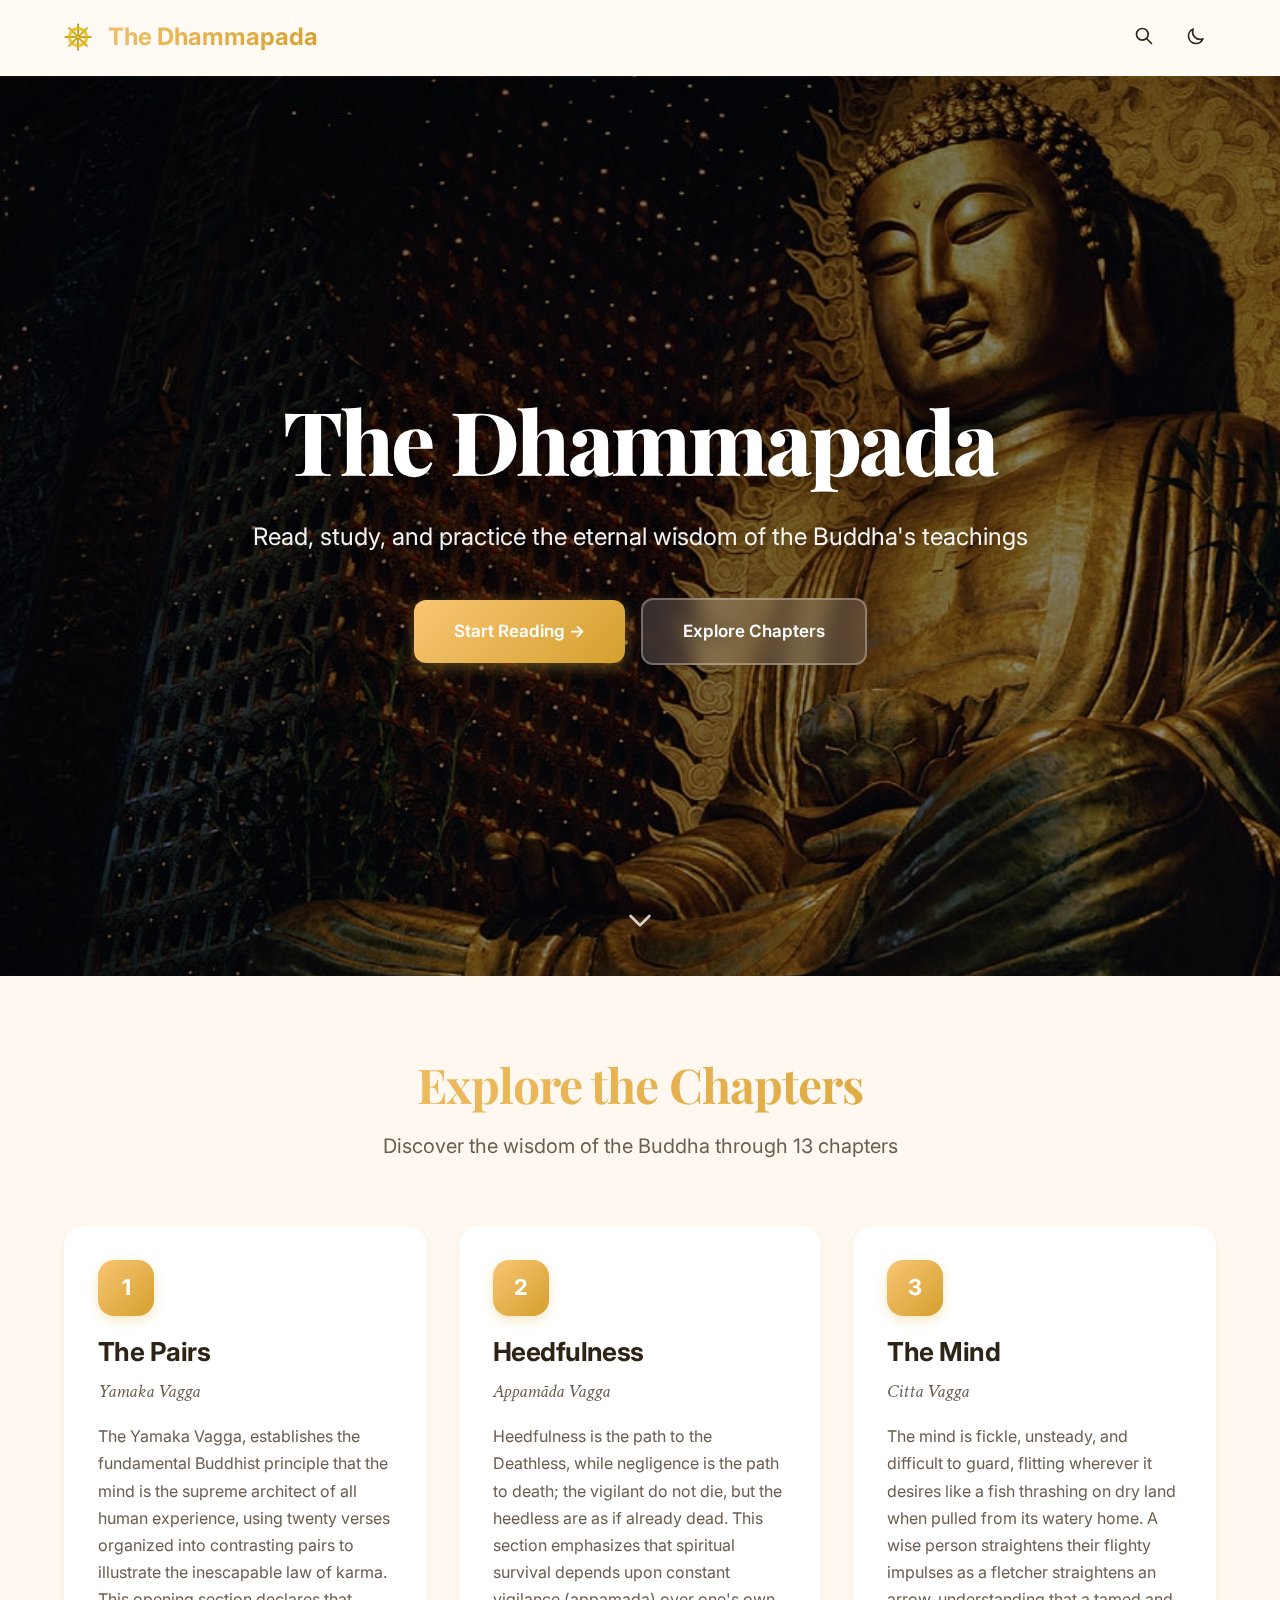
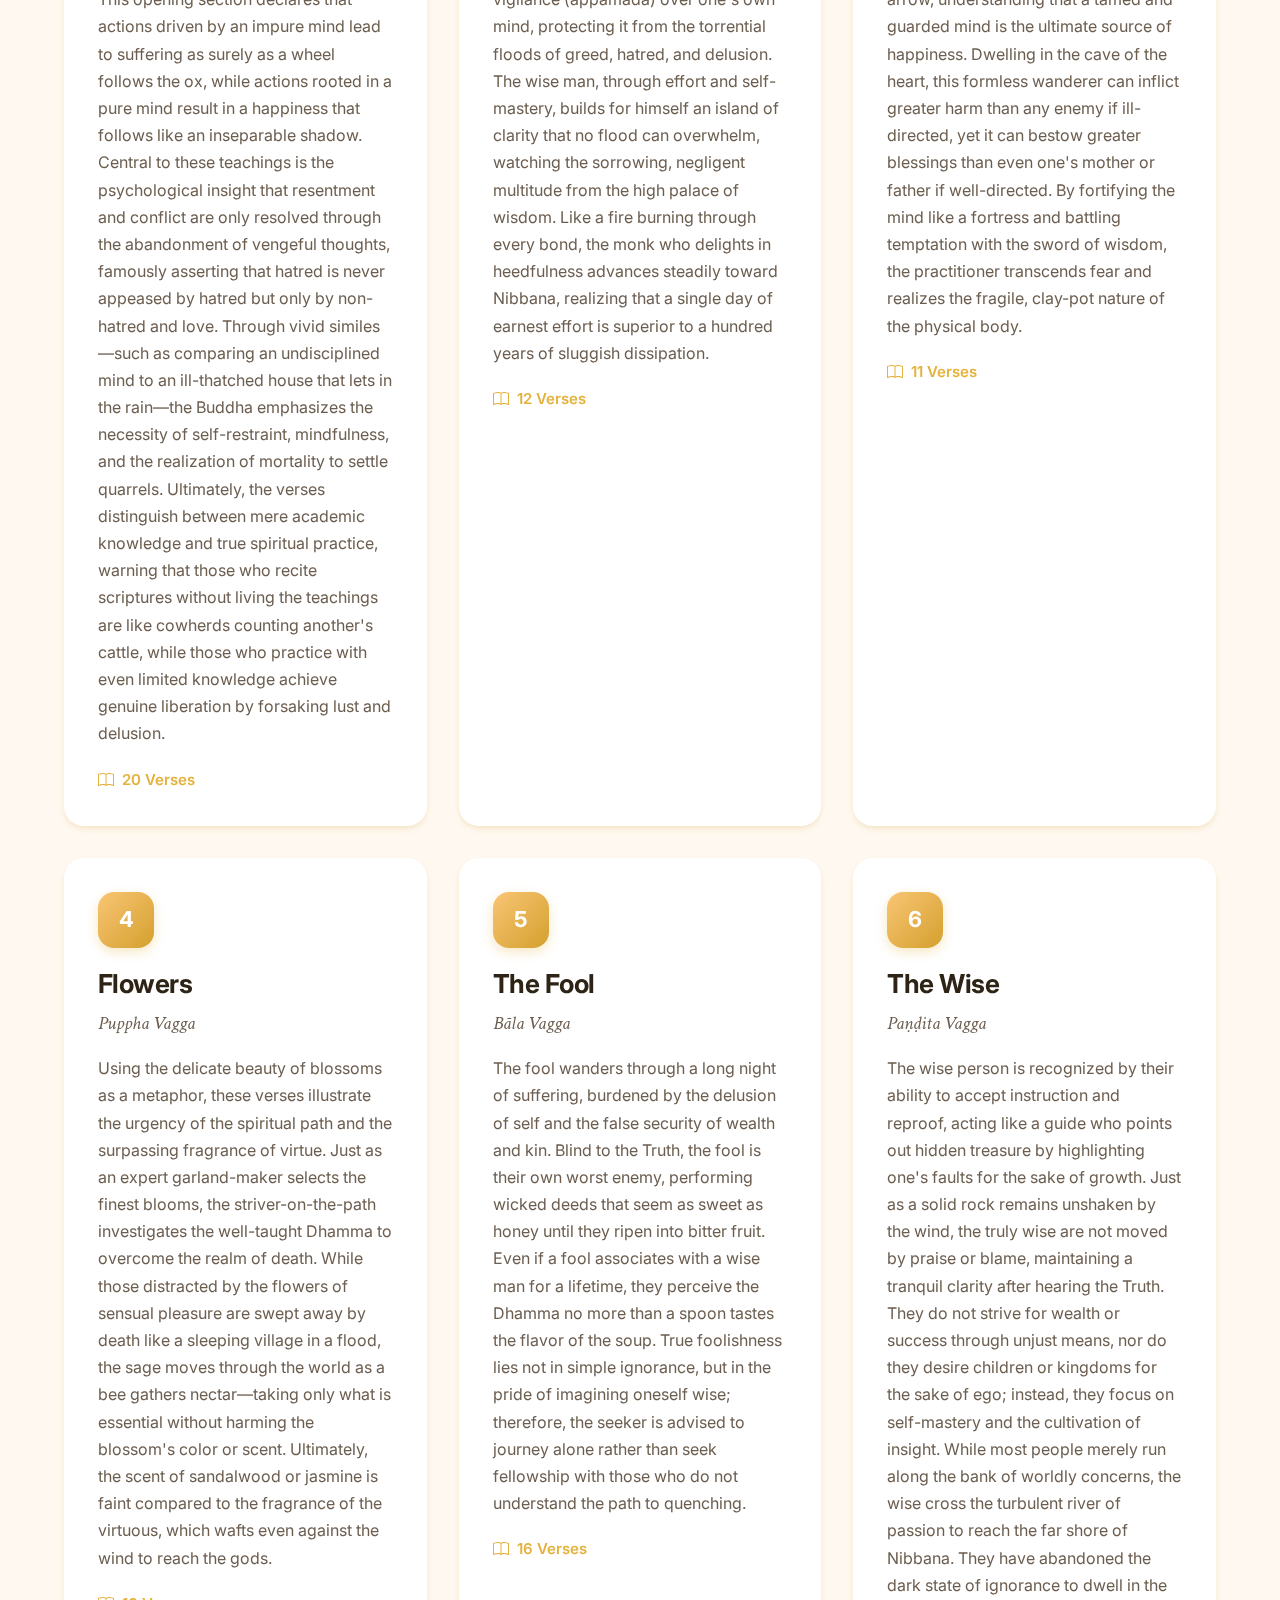
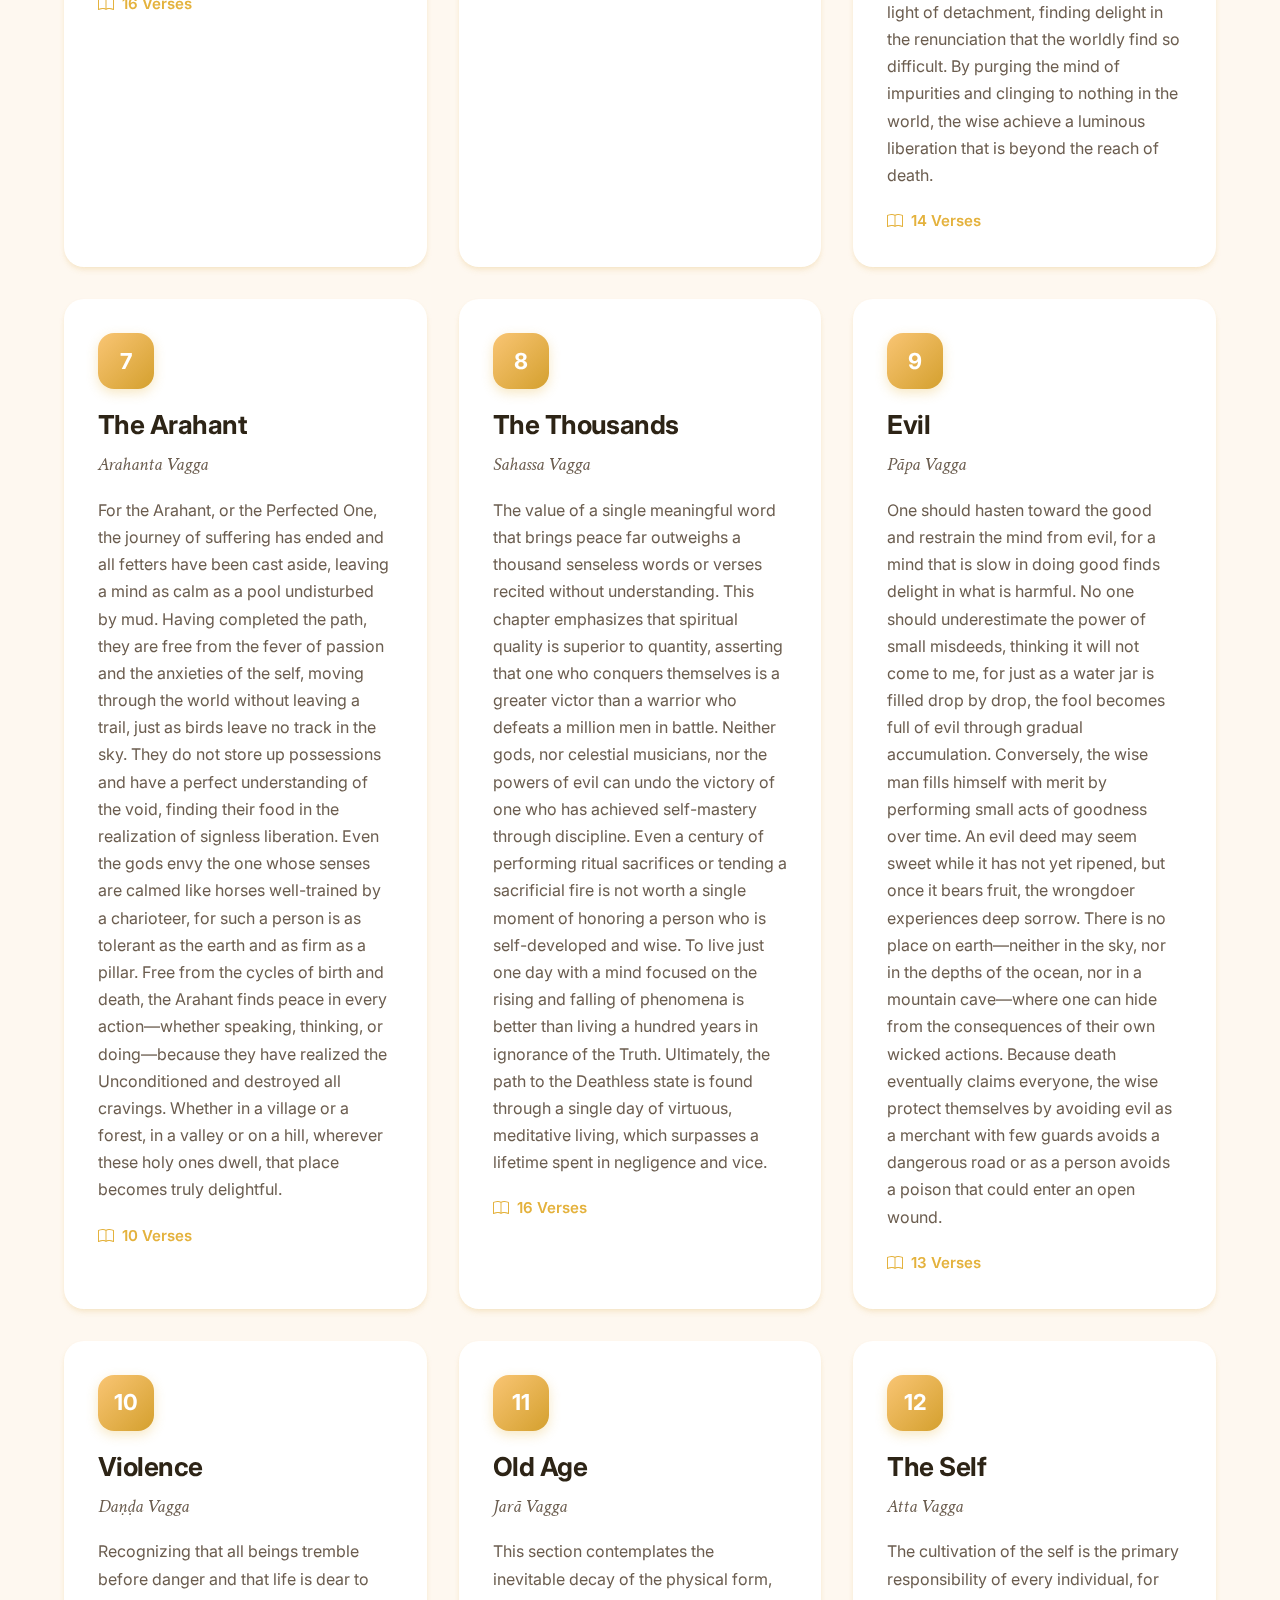
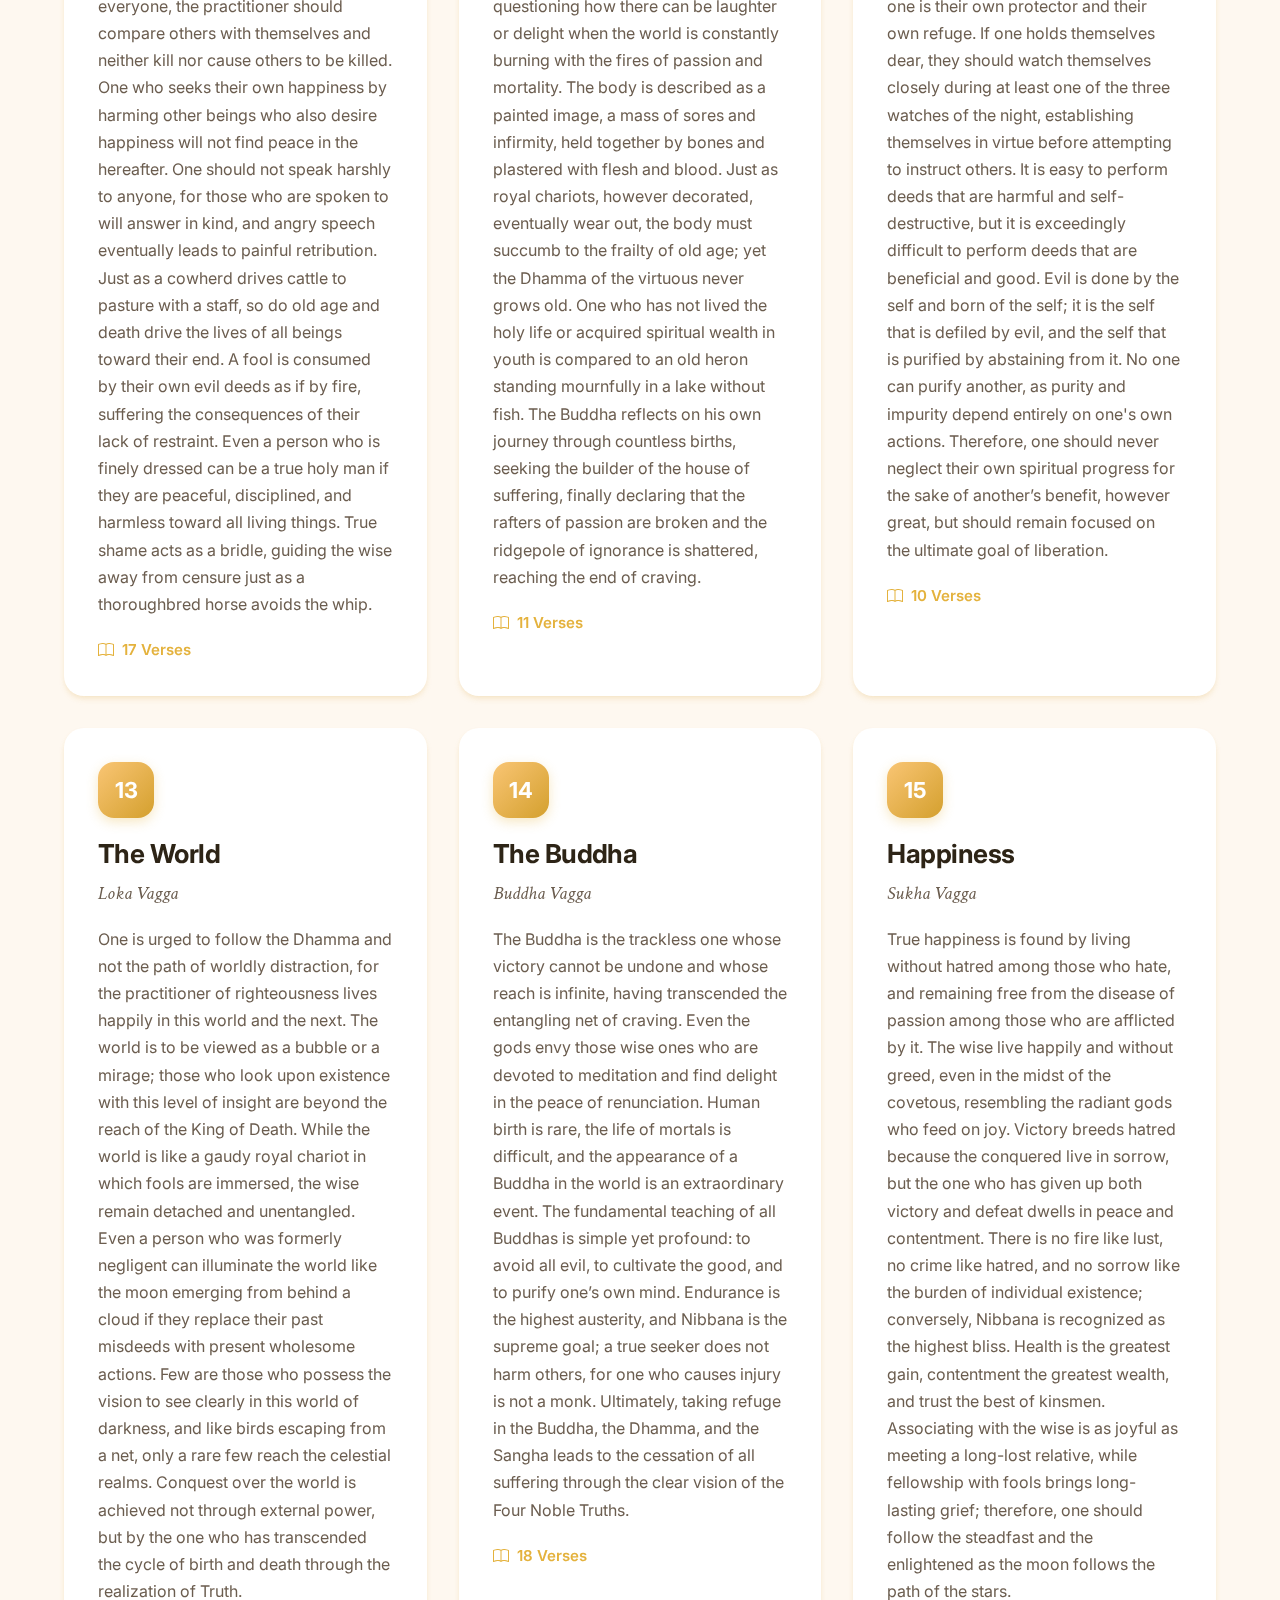
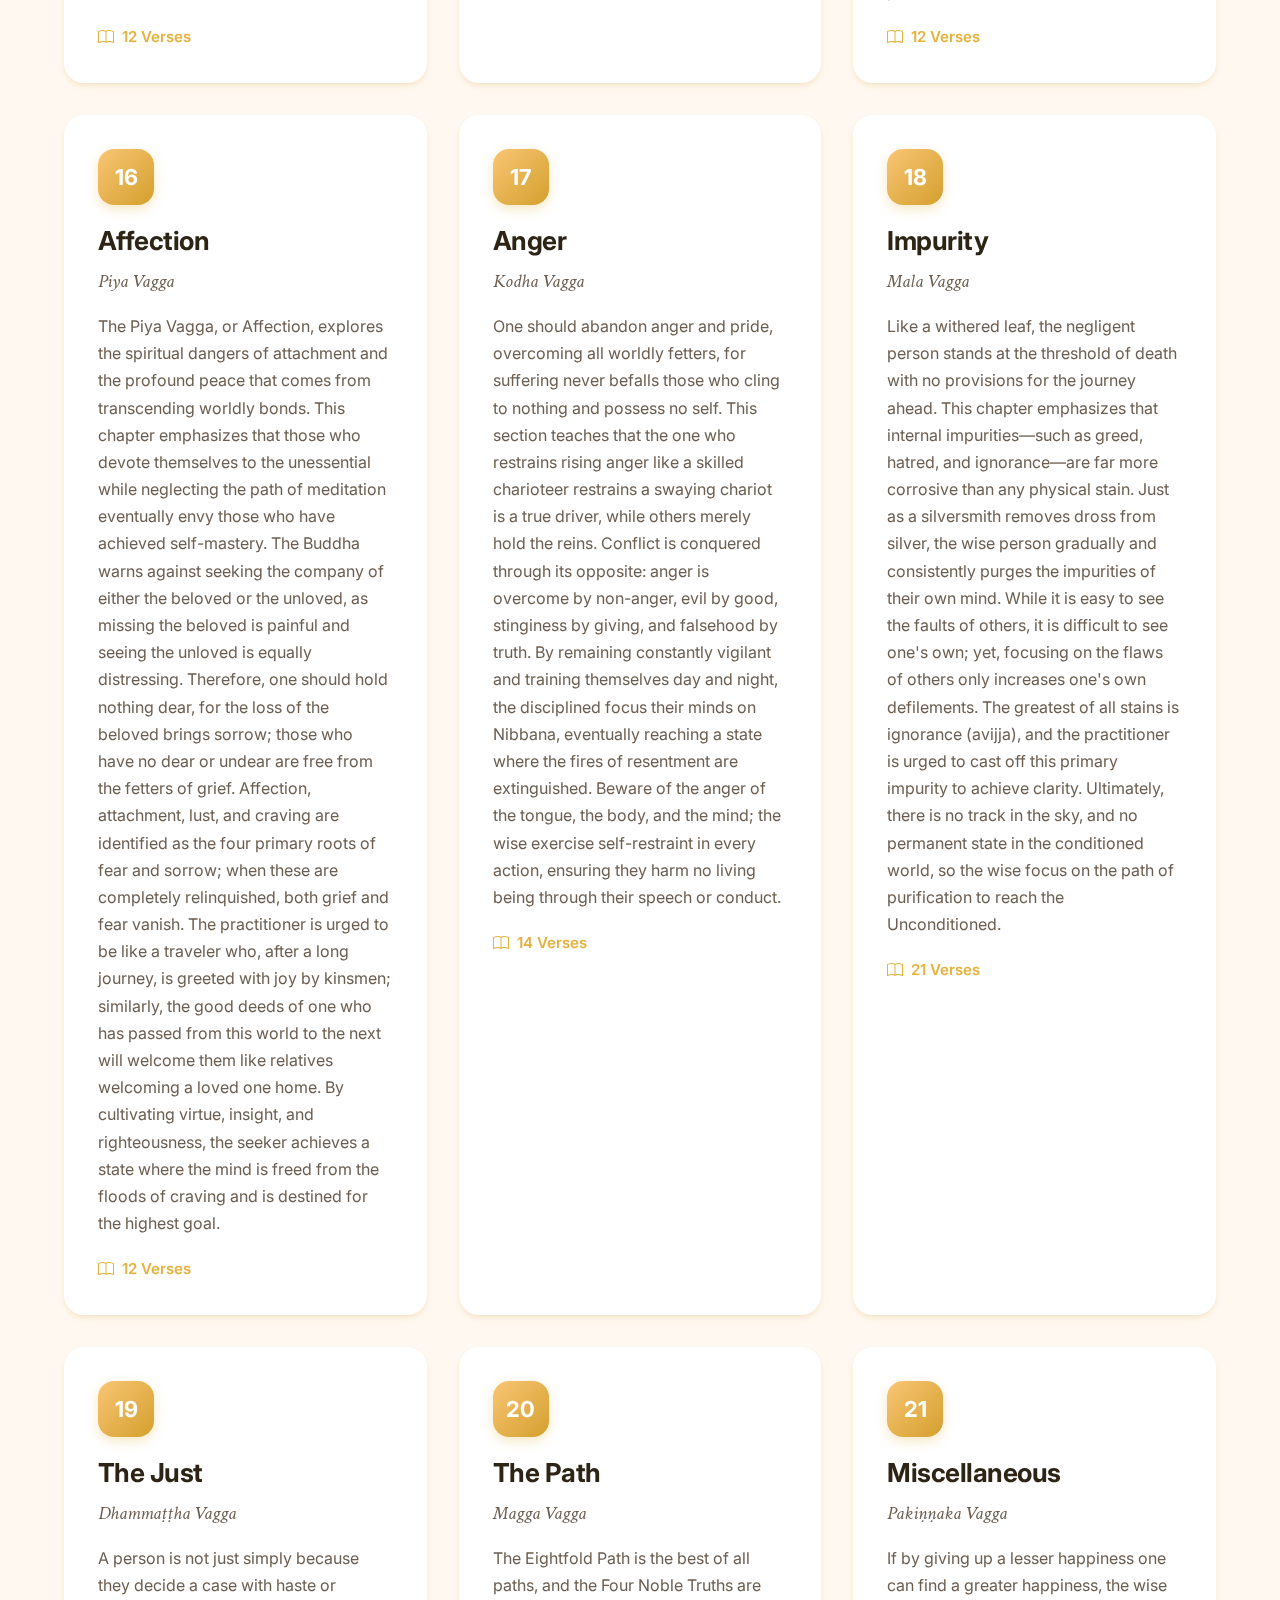
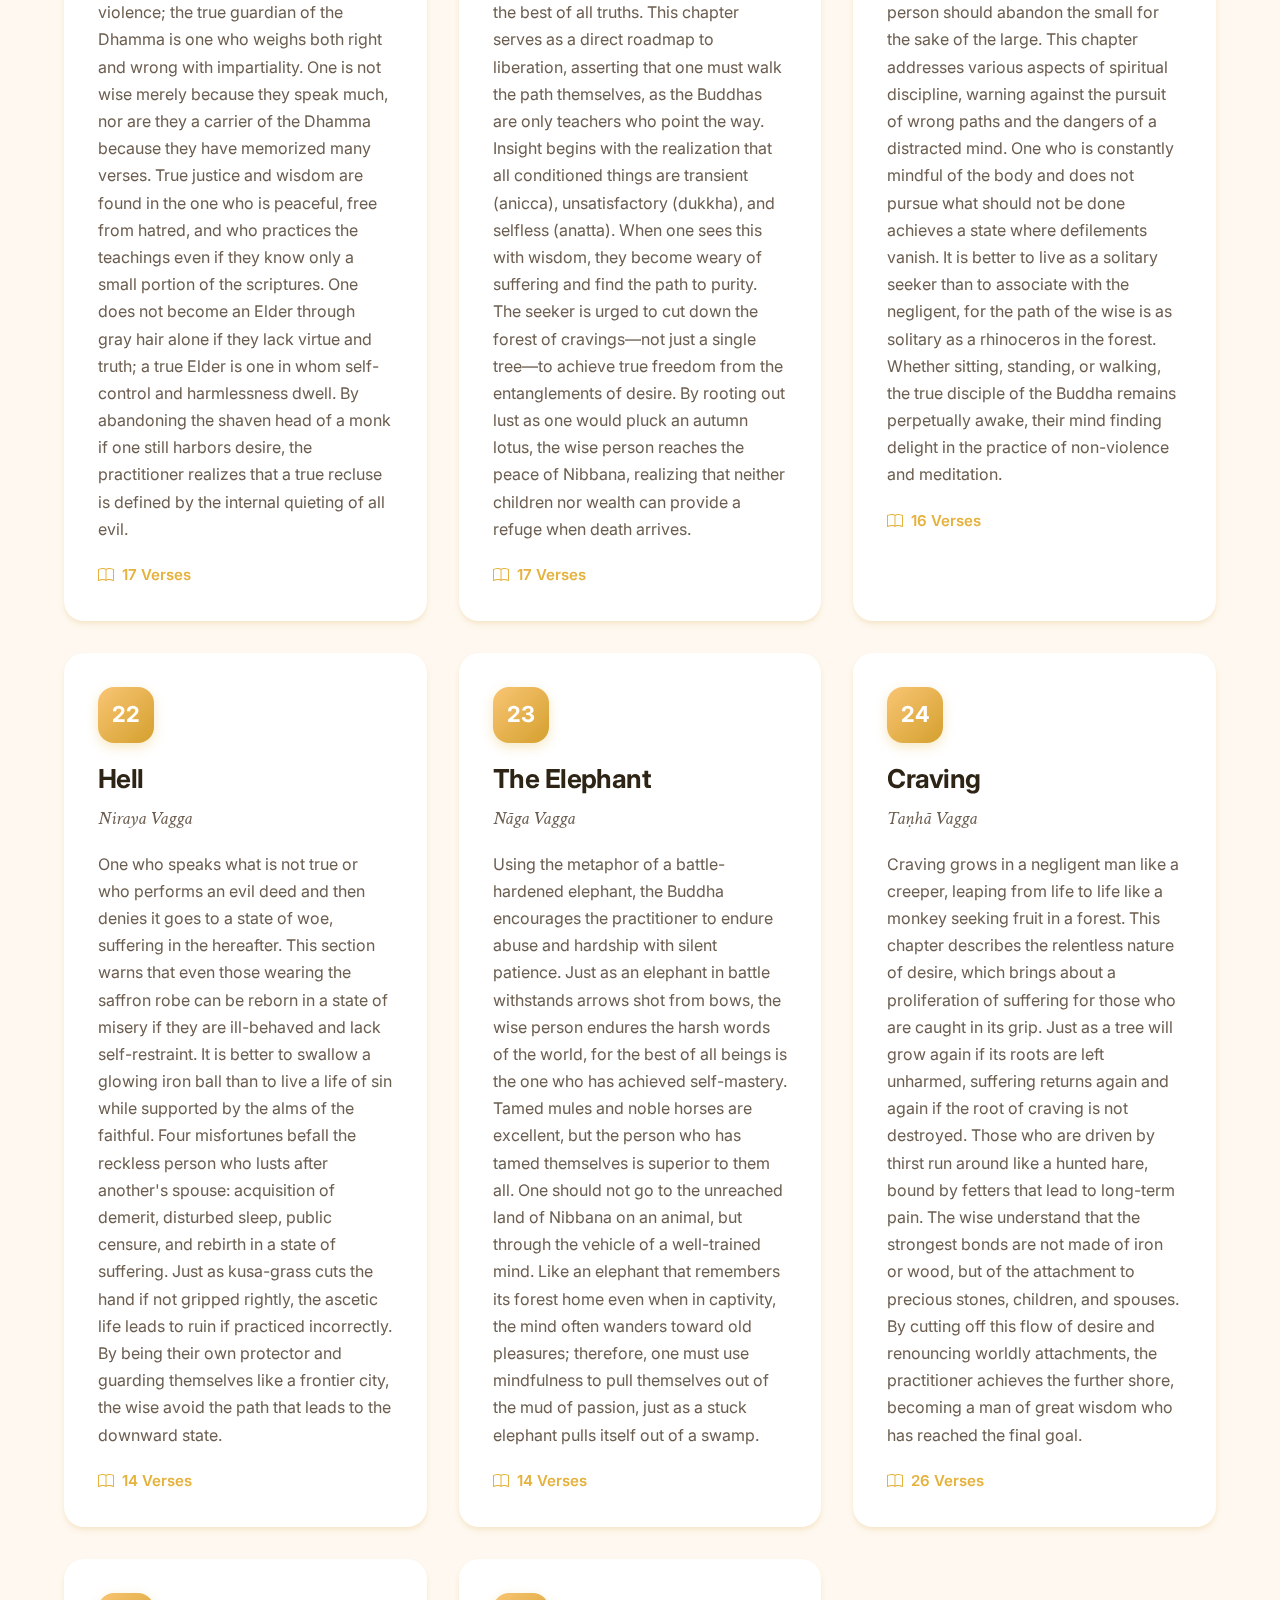
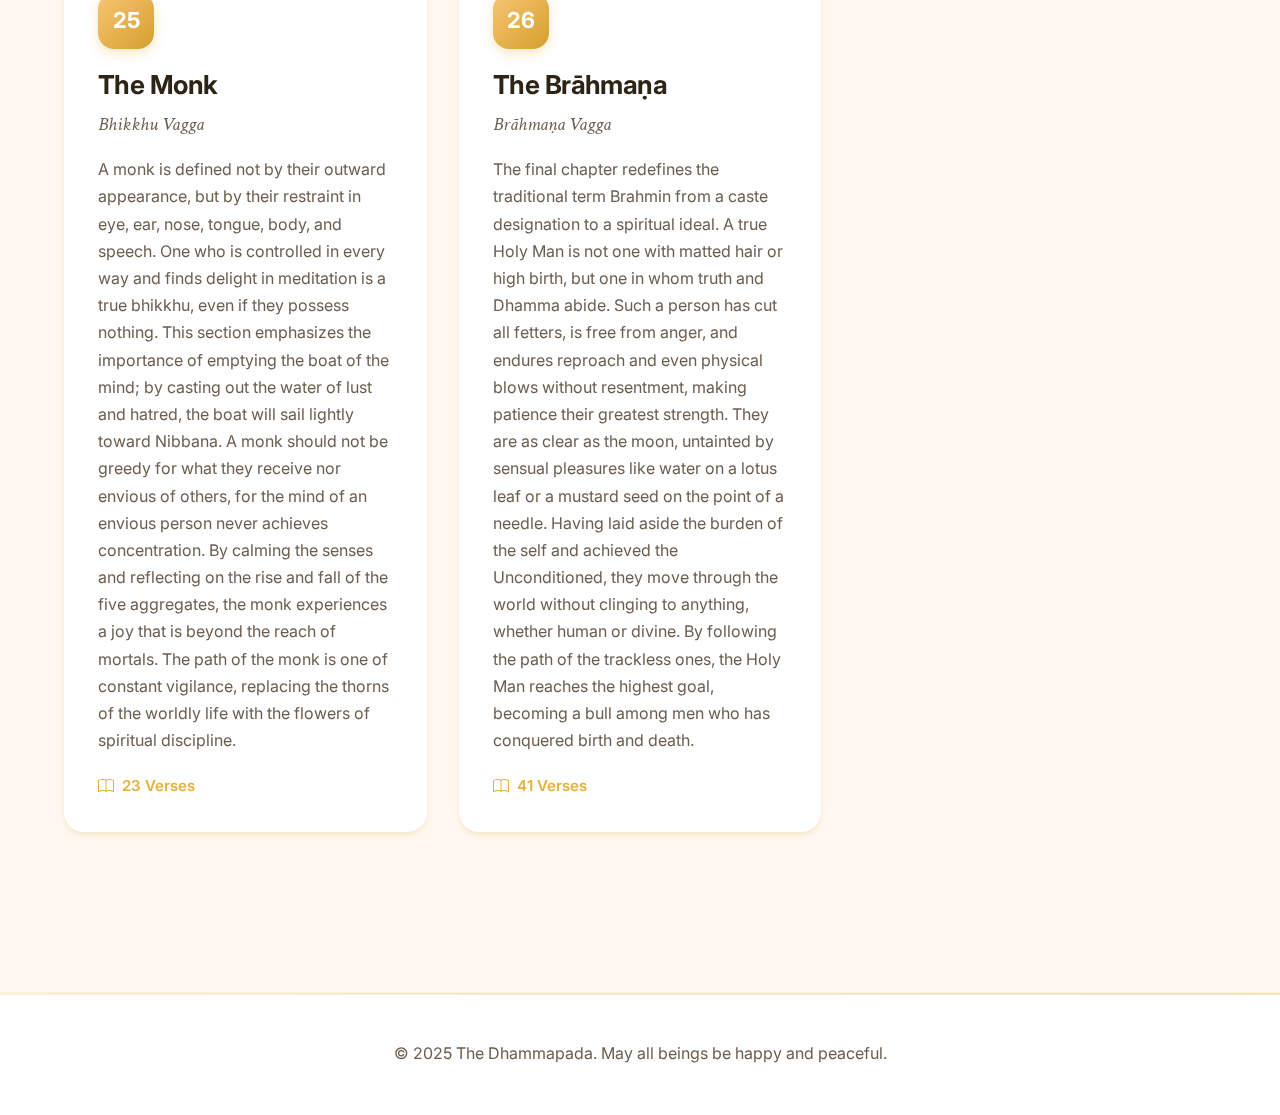
<file: index.html>
<!DOCTYPE html>
<html lang="en">

<head>
    <meta charset="UTF-8">
    <meta name="viewport" content="width=device-width, initial-scale=1.0">
    <meta name="description"
        content="Read, study, and practice the eternal wisdom of the Buddha's teachings from The Dhammapada">
    <title>The Dhammapada - Buddhist Scriptures</title>
    <link rel="stylesheet" href="assets/css/styles.css">
</head>

<body>
    <!-- Navbar -->
    <nav class="navbar">
        <div class="container navbar-container">
            <a href="index.html" class="navbar-logo">
                <img src="assets/images/dharmachakra.png" alt="Dharmachakra" width="28" height="28"
                    style="margin-right: 8px;">
                The Dhammapada
            </a>
            <div class="navbar-actions">
                <button class="btn-icon" id="searchButton" title="Search (Ctrl+K)">
                    <svg width="20" height="20" fill="none" stroke="currentColor" viewBox="0 0 24 24">
                        <path stroke-linecap="round" stroke-linejoin="round" stroke-width="2"
                            d="M21 21l-6-6m2-5a7 7 0 11-14 0 7 7 0 0114 0z" />
                    </svg>
                </button>
                <button class="btn-icon" id="darkModeToggle" title="Toggle Dark Mode">
                    <svg width="20" height="20" fill="none" stroke="currentColor" viewBox="0 0 24 24">
                        <path stroke-linecap="round" stroke-linejoin="round" stroke-width="2"
                            d="M20.354 15.354A9 9 0 018.646 3.646 9.003 9.003 0 0012 21a9.003 9.003 0 008.354-5.646z" />
                    </svg>
                </button>
            </div>
        </div>
    </nav>

    <!-- Hero Section -->
    <section class="hero">
        <div class="hero-background">
            <img src="assets/images/buddha.jpg" alt="Golden Buddha Statue">
            <div class="hero-overlay"></div>
        </div>

        <div class="hero-content">
            <h1 class="hero-title">The Dhammapada</h1>
            <p class="hero-subtitle">
                Read, study, and practice the eternal wisdom of the Buddha's teachings
            </p>

            <div class="hero-buttons">
                <a href="pages/chapter.html?id=1" class="btn-primary">
                    <span>Start Reading →</span>
                </a>
                <a href="#chapters" class="btn-secondary">
                    Explore Chapters
                </a>
            </div>
        </div>

        <div class="scroll-indicator">
            <svg fill="none" stroke="currentColor" viewBox="0 0 24 24">
                <path stroke-linecap="round" stroke-linejoin="round" stroke-width="2" d="M19 9l-7 7-7-7" />
            </svg>
        </div>
    </section>

    <!-- Chapters Section -->
    <section id="chapters" class="chapters-section">
        <div class="container">
            <div class="section-header">
                <h2 class="section-title">Explore the Chapters</h2>
                <p class="section-subtitle">Discover the wisdom of the Buddha through 13 chapters</p>
            </div>

            <div class="chapter-grid" id="chaptersContainer">
                <!-- Chapters will be loaded here by JavaScript -->
            </div>
        </div>
    </section>

    <!-- Footer -->
    <footer class="footer">
        <div class="container">
            <p>&copy; 2025 The Dhammapada. May all beings be happy and peaceful.</p>
        </div>
    </footer>

    <!-- Search Modal -->
    <div class="search-modal" id="searchModal">
        <div class="search-modal-content">
            <div class="search-input-wrapper">
                <input type="text" class="search-input" id="searchInput" placeholder="Search verses... (Ctrl+K)"
                    autocomplete="off">
            </div>
            <div class="search-results" id="searchResults">
                <div class="search-no-results">Type to search...</div>
            </div>
        </div>
    </div>

    <script src="assets/js/script.js"></script>
</body>

</html>
</file>
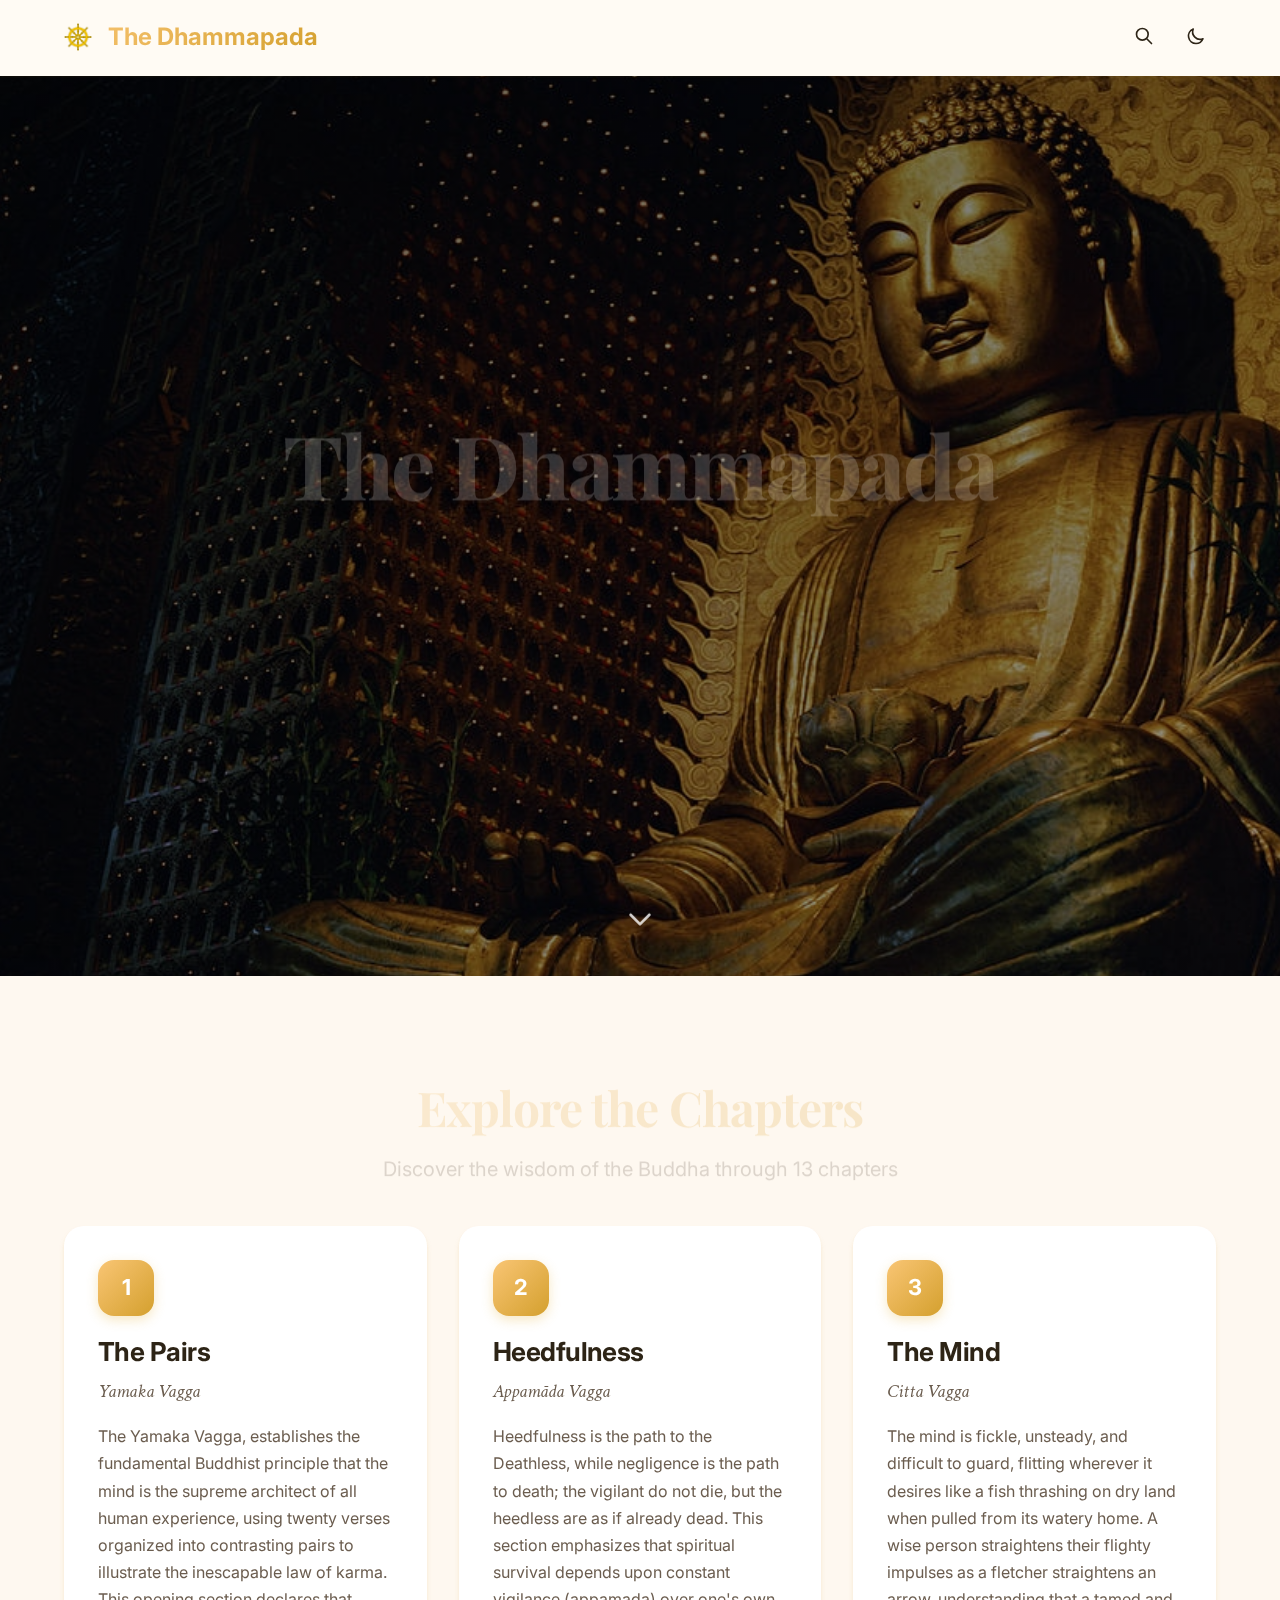
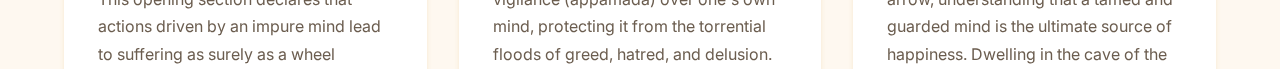
<file: pages/chapter.html>
<!DOCTYPE html>
<html lang="en">

<head>
    <meta charset="UTF-8">
    <meta name="viewport" content="width=device-width, initial-scale=1.0">
    <meta name="description" content="Read verses from The Dhammapada">
    <title>Chapter - The Dhammapada</title>
    <link rel="stylesheet" href="../assets/css/styles.css">
</head>

<body>
    <!-- Navbar -->
    <nav class="navbar">
        <div class="container navbar-container">
            <a href="../index.html" class="navbar-logo">
                <img src="../assets/images/dharmachakra.png" alt="Dharmachakra" width="28" height="28"
                    style="margin-right: 8px;">
                The Dhammapada
            </a>
            <div class="navbar-actions">
                <button class="btn-icon" id="searchButton" title="Search (Ctrl+K)">
                    <svg width="20" height="20" fill="none" stroke="currentColor" viewBox="0 0 24 24">
                        <path stroke-linecap="round" stroke-linejoin="round" stroke-width="2"
                            d="M21 21l-6-6m2-5a7 7 0 11-14 0 7 7 0 0114 0z" />
                    </svg>
                </button>
                <button class="btn-icon" id="darkModeToggle" title="Toggle Dark Mode">
                    <svg width="20" height="20" fill="none" stroke="currentColor" viewBox="0 0 24 24">
                        <path stroke-linecap="round" stroke-linejoin="round" stroke-width="2"
                            d="M20.354 15.354A9 9 0 018.646 3.646 9.003 9.003 0 0012 21a9.003 9.003 0 008.354-5.646z" />
                    </svg>
                </button>
            </div>
        </div>
    </nav>

    <!-- Chapter Detail -->
    <div class="chapter-detail">
        <div class="container">
            <!-- Breadcrumb -->
            <nav class="breadcrumb" id="breadcrumb">
                <!-- Breadcrumb will be loaded here by JavaScript -->
            </nav>

            <!-- Chapter Header -->
            <div class="chapter-header" id="chapterHeader">
                <!-- Chapter header will be loaded here by JavaScript -->
            </div>

            <!-- Vertical layout: Summary on top, Verses below -->
            <div class="chapter-content-wrapper">
                <!-- Chapter Summary (Top) -->
                <div class="chapter-summary-section" id="chapterSummary">
                    <!-- Summary will be loaded here by JavaScript -->
                </div>

                <!-- Verse List (Below Summary) -->
                <div class="verses-section">
                    <h2>Verses</h2>
                    <div class="verse-list" id="verseList">
                        <!-- Verses will be loaded here by JavaScript -->
                    </div>
                </div>
            </div>
        </div>
    </div>

    <!-- Footer -->
    <footer class="footer">
        <div class="container">
            <p>&copy; 2025 The Dhammapada. May all beings be happy and peaceful.</p>
        </div>
    </footer>

    <!-- Search Modal -->
    <div class="search-modal" id="searchModal">
        <div class="search-modal-content">
            <div class="search-input-wrapper">
                <input type="text" class="search-input" id="searchInput" placeholder="Search verses... (Ctrl+K)"
                    autocomplete="off">
            </div>
            <div class="search-results" id="searchResults">
                <div class="search-no-results">Type to search...</div>
            </div>
        </div>
    </div>

    <script src="../assets/js/script.js"></script>
</body>

</html>
</file>
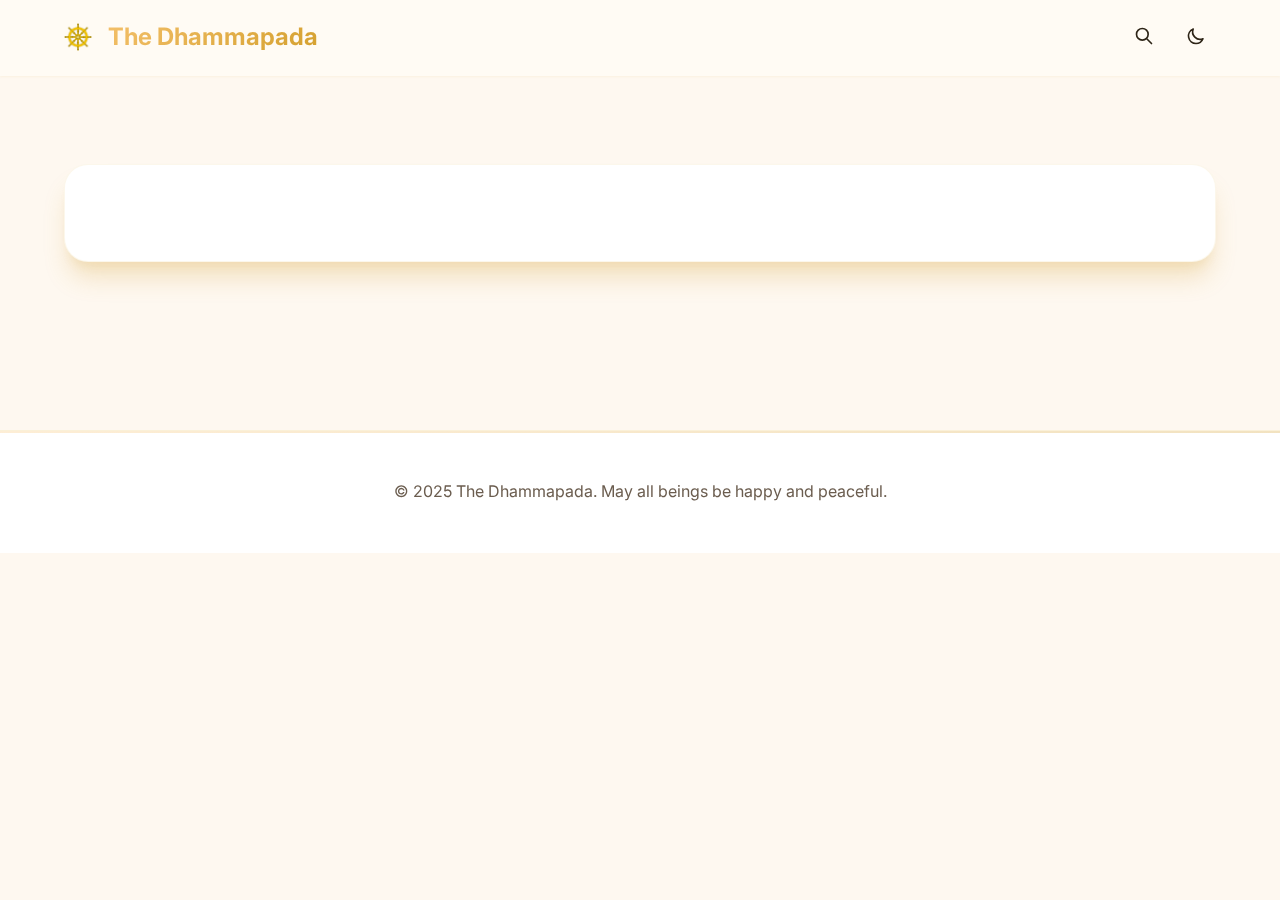
<file: pages/verse.html>
<!DOCTYPE html>
<html lang="en">

<head>
    <meta charset="UTF-8">
    <meta name="viewport" content="width=device-width, initial-scale=1.0">
    <meta name="description" content="Read a verse from The Dhammapada with commentary and Buddhist story">
    <title>Verse - The Dhammapada</title>
    <link rel="stylesheet" href="../assets/css/styles.css">
</head>

<body>
    <!-- Navbar -->
    <nav class="navbar">
        <div class="container navbar-container">
            <a href="../index.html" class="navbar-logo">
                <img src="../assets/images/dharmachakra.png" alt="Dharmachakra" width="28" height="28"
                    style="margin-right: 8px;">
                The Dhammapada
            </a>
            <div class="navbar-actions">
                <button class="btn-icon" id="searchButton" title="Search (Ctrl+K)">
                    <svg width="20" height="20" fill="none" stroke="currentColor" viewBox="0 0 24 24">
                        <path stroke-linecap="round" stroke-linejoin="round" stroke-width="2"
                            d="M21 21l-6-6m2-5a7 7 0 11-14 0 7 7 0 0114 0z" />
                    </svg>
                </button>
                <button class="btn-icon" id="darkModeToggle" title="Toggle Dark Mode">
                    <svg width="20" height="20" fill="none" stroke="currentColor" viewBox="0 0 24 24">
                        <path stroke-linecap="round" stroke-linejoin="round" stroke-width="2"
                            d="M20.354 15.354A9 9 0 018.646 3.646 9.003 9.003 0 0012 21a9.003 9.003 0 008.354-5.646z" />
                    </svg>
                </button>
            </div>
        </div>
    </nav>

    <!-- Verse Detail -->
    <div class="verse-detail">
        <div class="container">
            <!-- Breadcrumb -->
            <nav class="breadcrumb" id="breadcrumb">
                <!-- Breadcrumb will be loaded here by JavaScript -->
            </nav>

            <!-- Verse Content -->
            <div class="verse-content" id="verseContent">
                <!-- Verse content will be loaded here by JavaScript -->
            </div>

            <!-- Navigation -->
            <div class="verse-navigation" id="verseNavigation">
                <!-- Navigation buttons will be loaded here by JavaScript -->
            </div>
        </div>
    </div>

    <!-- Footer -->
    <footer class="footer">
        <div class="container">
            <p>&copy; 2025 The Dhammapada. May all beings be happy and peaceful.</p>
        </div>
    </footer>

    <!-- Search Modal -->
    <div class="search-modal" id="searchModal">
        <div class="search-modal-content">
            <div class="search-input-wrapper">
                <input type="text" class="search-input" id="searchInput" placeholder="Search verses... (Ctrl+K)"
                    autocomplete="off">
            </div>
            <div class="search-results" id="searchResults">
                <div class="search-no-results">Type to search...</div>
            </div>
        </div>
    </div>

    <script src="../assets/js/script.js"></script>
</body>

</html>
</file>
<file: assets/css/styles.css>
/* Import Google Fonts */
@import url('https://fonts.googleapis.com/css2?family=Inter:wght@300;400;500;600;700;800&family=Crimson+Text:ital,wght@0,400;0,600;1,400;1,600&family=Playfair+Display:wght@700;800&display=swap');

/* CSS Variables */
:root {
    --saffron-50: #fef9f3;
    --saffron-100: #fef3e6;
    --saffron-200: #fde7cc;
    --saffron-300: #fbd9a6;
    --saffron-400: #f9c574;
    --saffron-500: #e4b23d;
    --saffron-600: #d4a02e;
    --saffron-700: #b8891f;
    --cream-50: #fdfbf7;
    --cream-100: #faf7f0;
    --warm-50: #fef8f0;
    --warm-100: #fdf2e3;
    --warm-200: #fbe5c7;
    --gray-50: #f9fafb;
    --gray-100: #f3f4f6;
    --gray-200: #e5e7eb;
    --gray-300: #d1d5db;
    --gray-400: #9ca3af;
    --gray-500: #6b7280;
    --gray-600: #4b5563;
    --gray-700: #374151;
    --gray-800: #1f2937;
    --gray-900: #111827;

    --bg-primary: var(--warm-50);
    --bg-secondary: white;
    --text-primary: #2d2416;
    --text-secondary: #6b5d4f;
    --border-color: rgba(228, 178, 61, 0.2);

    --shadow-sm: 0 1px 2px 0 rgba(212, 160, 46, 0.08);
    --shadow-md: 0 4px 6px -1px rgba(212, 160, 46, 0.15), 0 2px 4px -1px rgba(212, 160, 46, 0.1);
    --shadow-lg: 0 10px 15px -3px rgba(212, 160, 46, 0.2), 0 4px 6px -2px rgba(212, 160, 46, 0.1);
    --shadow-xl: 0 20px 25px -5px rgba(212, 160, 46, 0.25), 0 10px 10px -5px rgba(212, 160, 46, 0.1);
    --shadow-2xl: 0 25px 50px -12px rgba(212, 160, 46, 0.3);

    --gradient-primary: linear-gradient(135deg, var(--saffron-400) 0%, var(--saffron-600) 100%);
    --gradient-secondary: linear-gradient(135deg, var(--warm-100) 0%, var(--cream-50) 100%);
    --gradient-hero: linear-gradient(135deg, rgba(228, 178, 61, 0.9) 0%, rgba(212, 160, 46, 0.95) 100%);
}

/* Dark Mode Variables */
.dark-mode {
    --bg-primary: var(--gray-900);
    --bg-secondary: var(--gray-800);
    --text-primary: var(--gray-100);
    --text-secondary: var(--gray-400);
    --border-color: var(--gray-700);

    --shadow-sm: 0 1px 2px 0 rgba(0, 0, 0, 0.3);
    --shadow-md: 0 4px 6px -1px rgba(0, 0, 0, 0.4), 0 2px 4px -1px rgba(0, 0, 0, 0.3);
    --shadow-lg: 0 10px 15px -3px rgba(0, 0, 0, 0.5), 0 4px 6px -2px rgba(0, 0, 0, 0.3);
    --shadow-xl: 0 20px 25px -5px rgba(0, 0, 0, 0.6), 0 10px 10px -5px rgba(0, 0, 0, 0.4);
    --shadow-2xl: 0 25px 50px -12px rgba(0, 0, 0, 0.7);

    --gradient-secondary: linear-gradient(135deg, var(--gray-800) 0%, var(--gray-900) 100%);
}

/* Reset & Base Styles */
* {
    margin: 0;
    padding: 0;
    box-sizing: border-box;
}

html {
    scroll-behavior: smooth;
}

body {
    font-family: 'Inter', sans-serif;
    background-color: var(--bg-primary);
    color: var(--text-primary);
    line-height: 1.6;
    transition: background-color 0.3s ease, color 0.3s ease;
    overflow-x: hidden;
}

/* Custom Scrollbar */
::-webkit-scrollbar {
    width: 12px;
}

::-webkit-scrollbar-track {
    background: var(--bg-primary);
}

::-webkit-scrollbar-thumb {
    background: var(--gradient-primary);
    border-radius: 6px;
    border: 2px solid var(--bg-primary);
}

::-webkit-scrollbar-thumb:hover {
    background: var(--saffron-600);
}

/* Typography */
h1,
h2,
h3,
h4,
h5,
h6 {
    font-weight: 700;
    line-height: 1.2;
    letter-spacing: -0.02em;
}

h1 {
    font-family: 'Playfair Display', serif;
}

.pali-text {
    font-family: 'Crimson Text', serif;
    font-style: italic;
}

/* Container */
.container {
    max-width: 1200px;
    margin: 0 auto;
    padding: 0 1.5rem;
}

/* Reading Progress Bar */
.reading-progress {
    position: fixed;
    top: 0;
    left: 0;
    width: 0%;
    height: 3px;
    background: var(--gradient-primary);
    z-index: 10000;
    transition: width 0.1s ease;
}

/* Navbar with Glassmorphism */
.navbar {
    position: sticky;
    top: 0;
    z-index: 1000;
    background: rgba(255, 255, 255, 0.5);
    backdrop-filter: blur(20px) saturate(180%);
    -webkit-backdrop-filter: blur(20px) saturate(180%);
    border-bottom: 1px solid transparent;
    padding: 1rem 0;
    transition: all 0.3s ease;
    box-shadow: var(--shadow-sm);
}

.dark-mode .navbar {
    background: rgba(31, 41, 55, 0.5);
    border-bottom: 1px solid transparent;
}

.navbar.scrolled {
    box-shadow: var(--shadow-lg);
}

.navbar-container {
    display: flex;
    justify-content: space-between;
    align-items: center;
}

.navbar-logo {
    font-size: 1.5rem;
    font-weight: 700;
    background: var(--gradient-primary);
    -webkit-background-clip: text;
    -webkit-text-fill-color: transparent;
    background-clip: text;
    text-decoration: none;
    display: flex;
    align-items: center;
    gap: 0.5rem;
}

.navbar-actions {
    display: flex;
    align-items: center;
    gap: 0.75rem;
}

.btn-icon {
    background: none;
    border: none;
    cursor: pointer;
    padding: 0.625rem;
    border-radius: 0.75rem;
    color: var(--text-primary);
    transition: all 0.3s ease;
    position: relative;
    overflow: hidden;
}

.btn-icon::before {
    content: '';
    position: absolute;
    inset: 0;
    background: var(--gradient-primary);
    opacity: 0;
    transition: opacity 0.3s ease;
    border-radius: 0.75rem;
}

.btn-icon:hover::before {
    opacity: 0.1;
}

.btn-icon:hover {
    transform: translateY(-2px);
    box-shadow: var(--shadow-md);
}

.btn-icon svg {
    position: relative;
    z-index: 1;
}

/* Hero Section with Parallax */
.hero {
    position: relative;
    height: 100vh;
    display: flex;
    align-items: center;
    justify-content: center;
    overflow: hidden;
}

.hero-background {
    position: absolute;
    inset: 0;
    z-index: 0;
}

.hero-background::before {
    content: '';
    position: absolute;
    inset: 0;
    background: url('data:image/svg+xml,<svg width="100" height="100" xmlns="http://www.w3.org/2000/svg"><circle cx="50" cy="50" r="1" fill="rgba(228,178,61,0.1)"/></svg>');
    opacity: 0.3;
    z-index: 1;
}

.hero-background img {
    width: 100%;
    height: 100%;
    object-fit: cover;
    object-position: center 35%;
    transform: scale(1.1);
    transition: transform 0.3s ease;
}

.hero:hover .hero-background img {
    transform: scale(1.05);
}

.hero-overlay {
    position: absolute;
    inset: 0;
    background: linear-gradient(135deg, rgba(0, 0, 0, 0.6) 0%, rgba(0, 0, 0, 0.4) 100%);
    z-index: 1;
}

.dark-mode .hero-overlay {
    background: linear-gradient(135deg, rgba(0, 0, 0, 0.7) 0%, rgba(0, 0, 0, 0.5) 100%);
}

.hero-content {
    position: relative;
    z-index: 10;
    text-align: center;
    padding: 0 1.5rem;
    max-width: 1000px;
    margin: 0 auto;
}

.hero-title {
    font-size: clamp(2.5rem, 8vw, 5.5rem);
    color: white;
    margin-bottom: 1.5rem;
    animation: fadeInUp 1s ease-out;
    text-shadow: 0 4px 20px rgba(0, 0, 0, 0.3);
    font-weight: 800;
    letter-spacing: -0.03em;
}

.hero-subtitle {
    font-size: clamp(1.125rem, 3vw, 1.5rem);
    color: rgba(255, 255, 255, 0.95);
    margin-bottom: 2.5rem;
    max-width: 800px;
    margin-left: auto;
    margin-right: auto;
    animation: fadeInUp 1s ease-out 0.2s both;
    text-shadow: 0 2px 10px rgba(0, 0, 0, 0.2);
    line-height: 1.7;
}

.hero-buttons {
    display: flex;
    flex-direction: column;
    gap: 1rem;
    align-items: center;
    animation: fadeInUp 1s ease-out 0.4s both;
}

@media (min-width: 640px) {
    .hero-buttons {
        flex-direction: row;
        justify-content: center;
    }
}

.btn-primary {
    padding: 1.125rem 2.5rem;
    background: var(--gradient-primary);
    color: white;
    text-decoration: none;
    border-radius: 0.75rem;
    font-weight: 600;
    transition: all 0.3s ease;
    box-shadow: 0 4px 15px rgba(228, 178, 61, 0.4);
    border: none;
    cursor: pointer;
    position: relative;
    overflow: hidden;
    font-size: 1.0625rem;
}

.btn-primary::before {
    content: '';
    position: absolute;
    inset: 0;
    background: linear-gradient(135deg, var(--saffron-500) 0%, var(--saffron-700) 100%);
    opacity: 0;
    transition: opacity 0.3s ease;
}

.btn-primary:hover::before {
    opacity: 1;
}

.btn-primary:hover {
    transform: translateY(-3px);
    box-shadow: 0 10px 25px rgba(228, 178, 61, 0.5);
}

.btn-primary span {
    position: relative;
    z-index: 1;
}

.btn-secondary {
    padding: 1.125rem 2.5rem;
    background: rgba(255, 255, 255, 0.15);
    backdrop-filter: blur(10px);
    -webkit-backdrop-filter: blur(10px);
    color: white;
    text-decoration: none;
    border-radius: 0.75rem;
    font-weight: 600;
    transition: all 0.3s ease;
    border: 2px solid rgba(255, 255, 255, 0.3);
    font-size: 1.0625rem;
}

.btn-secondary:hover {
    background: rgba(255, 255, 255, 0.25);
    border-color: rgba(255, 255, 255, 0.5);
    transform: translateY(-3px);
    box-shadow: 0 10px 25px rgba(0, 0, 0, 0.2);
}

.scroll-indicator {
    position: absolute;
    bottom: 2rem;
    left: 50%;
    transform: translateX(-50%);
    z-index: 10;
    animation: bounce 2s infinite;
}

.scroll-indicator svg {
    width: 2rem;
    height: 2rem;
    color: rgba(255, 255, 255, 0.8);
    filter: drop-shadow(0 2px 4px rgba(0, 0, 0, 0.2));
}

/* Chapter Grid with Enhanced Cards */
.chapters-section {
    padding: 5rem 0;
    scroll-margin-top: 5rem;
    position: relative;
}


.section-header {
    text-align: center;
    margin-bottom: 4rem;
    animation: fadeInUp 0.8s ease-out;
}

.section-title {
    font-size: clamp(2rem, 5vw, 3rem);
    margin-bottom: 1rem;
    background: var(--gradient-primary);
    -webkit-background-clip: text;
    -webkit-text-fill-color: transparent;
    background-clip: text;
    font-family: 'Playfair Display', serif;
}

.section-subtitle {
    color: var(--text-secondary);
    font-size: 1.25rem;
    line-height: 1.6;
}

.chapter-grid {
    display: grid;
    grid-template-columns: repeat(auto-fill, minmax(320px, 1fr));
    gap: 2rem;
}

.chapter-card {
    background: var(--bg-secondary);
    border: 2px solid transparent;
    border-radius: 1.25rem;
    padding: 2rem;
    transition: all 0.4s cubic-bezier(0.4, 0, 0.2, 1);
    text-decoration: none;
    color: inherit;
    display: block;
    position: relative;
    overflow: hidden;
    box-shadow: var(--shadow-md);
}

.chapter-card::before {
    content: '';
    position: absolute;
    inset: 0;
    background: var(--gradient-primary);
    opacity: 0;
    transition: opacity 0.4s ease;
    border-radius: 1.25rem;
}

.chapter-card::after {
    content: '';
    position: absolute;
    top: -50%;
    right: -50%;
    width: 200%;
    height: 200%;
    background: radial-gradient(circle, rgba(228, 178, 61, 0.1) 0%, transparent 70%);
    opacity: 0;
    transition: opacity 0.4s ease;
}

.chapter-card:hover {
    transform: translateY(-8px) scale(1.02);
    box-shadow: var(--shadow-2xl);
    border-color: var(--saffron-400);
}

.chapter-card:hover::before {
    opacity: 0.05;
}

.chapter-card:hover::after {
    opacity: 1;
}

.chapter-card:hover .chapter-number {
    transform: scale(1.1) rotate(5deg);
}

.chapter-number {
    position: relative;
    z-index: 1;
    display: inline-flex;
    align-items: center;
    justify-content: center;
    width: 3.5rem;
    height: 3.5rem;
    background: var(--gradient-primary);
    color: white;
    border-radius: 1rem;
    font-weight: 700;
    font-size: 1.375rem;
    margin-bottom: 1.25rem;
    box-shadow: 0 4px 12px rgba(228, 178, 61, 0.3);
    transition: all 0.3s ease;
}

.chapter-title {
    position: relative;
    z-index: 1;
    font-size: 1.625rem;
    margin-bottom: 0.625rem;
    font-weight: 700;
    transition: color 0.3s ease;
}

.chapter-card:hover .chapter-title {
    color: var(--saffron-600);
}

.chapter-title-pali {
    position: relative;
    z-index: 1;
    font-family: 'Crimson Text', serif;
    font-style: italic;
    color: var(--text-secondary);
    font-size: 1.1875rem;
    margin-bottom: 1rem;
    transition: color 0.3s ease;
}

.chapter-card:hover .chapter-title-pali {
    color: var(--saffron-500);
}

.chapter-summary {
    position: relative;
    z-index: 1;
    color: var(--text-secondary);
    margin-bottom: 1.25rem;
    line-height: 1.7;
}

.chapter-meta {
    position: relative;
    z-index: 1;
    display: flex;
    align-items: center;
    gap: 0.5rem;
    color: var(--saffron-500);
    font-size: 0.9375rem;
    font-weight: 600;
}

/* Chapter Detail Page */
.chapter-detail {
    padding: 3rem 0;
    animation: fadeIn 0.6s ease-out;
}

.breadcrumb {
    display: flex;
    align-items: center;
    gap: 0.5rem;
    margin-bottom: 2.5rem;
    font-size: 0.9375rem;
    color: var(--text-secondary);
    flex-wrap: wrap;
}

.breadcrumb a {
    color: var(--text-secondary);
    text-decoration: none;
    transition: all 0.2s;
    padding: 0.25rem 0.5rem;
    border-radius: 0.375rem;
}

.breadcrumb a:hover {
    color: var(--saffron-500);
    background: rgba(228, 178, 61, 0.1);
}

.chapter-header {
    background: var(--gradient-secondary);
    border-radius: 1.5rem;
    padding: 3rem;
    margin-bottom: 3rem;
    box-shadow: var(--shadow-lg);
    border: 1px solid rgba(228, 178, 61, 0.2);
    position: relative;
    overflow: hidden;
}

.chapter-header::before {
    content: '';
    position: absolute;
    top: -50%;
    right: -10%;
    width: 300px;
    height: 300px;
    background: radial-gradient(circle, rgba(228, 178, 61, 0.1) 0%, transparent 70%);
    border-radius: 50%;
}

.dark-mode .chapter-header {
    background: var(--gradient-secondary);
    border-color: rgba(228, 178, 61, 0.3);
}

/* Two-column layout for chapter page */
.chapter-content-wrapper {
    display: flex;
    flex-direction: column;
    gap: 2.5rem;
    margin-bottom: 3rem;
}

@media (max-width: 1024px) {
    .chapter-content-wrapper {
        flex-direction: column;
    }
}

.chapter-summary-section {
    background: var(--bg-secondary);
    border-radius: 1.5rem;
    padding: 2.5rem;
    box-shadow: var(--shadow-lg);
    border: 1px solid rgba(228, 178, 61, 0.2);
}

.chapter-summary-section h2 {
    font-size: 1.875rem;
    margin-bottom: 1.5rem;
    color: var(--text-primary);
    font-family: 'Playfair Display', serif;
}

.chapter-summary-section .summary-text {
    font-size: 1.125rem;
    line-height: 1.9;
    color: var(--text-secondary);
}

.verses-section h2 {
    font-size: 1.875rem;
    margin-bottom: 1.5rem;
    color: var(--text-primary);
}

.verse-list {
    display: flex;
    flex-direction: column;
    gap: 1.25rem;
}

.verse-card {
    background: var(--bg-secondary);
    border: 2px solid transparent;
    border-radius: 1.25rem;
    padding: 1.75rem;
    transition: all 0.3s ease;
    text-decoration: none;
    color: inherit;
    display: flex;
    gap: 1.25rem;
    box-shadow: var(--shadow-md);
    position: relative;
    overflow: hidden;
}

.verse-card::before {
    content: '"';
    position: absolute;
    top: -10px;
    left: 70px;
    font-size: 6rem;
    color: rgba(228, 178, 61, 0.05);
    font-family: 'Playfair Display', serif;
    line-height: 1;
}

.verse-card:hover {
    border-color: var(--saffron-400);
    transform: translateX(8px);
    box-shadow: var(--shadow-xl);
}

.verse-number-badge {
    flex-shrink: 0;
    width: 3.5rem;
    height: 3.5rem;
    background: var(--gradient-primary);
    color: white;
    border-radius: 0.75rem;
    display: flex;
    align-items: center;
    justify-content: center;
    font-weight: 700;
    font-size: 1.25rem;
    box-shadow: 0 4px 12px rgba(228, 178, 61, 0.3);
    transition: all 0.3s ease;
}

.verse-card:hover .verse-number-badge {
    transform: scale(1.1);
}

.dark-mode .verse-number-badge {
    background: var(--gradient-primary);
}

.verse-preview {
    flex: 1;
}

.verse-pali {
    font-family: 'Crimson Text', serif;
    font-style: italic;
    color: var(--text-secondary);
    margin-bottom: 0.625rem;
    font-size: 0.9375rem;
    line-height: 1.6;
}

.verse-translation {
    color: var(--text-primary);
    line-height: 1.7;
    font-size: 1.0625rem;
}

/* Verse Detail Page */
.verse-detail {
    padding: 3rem 0;
    animation: fadeIn 0.6s ease-out;
}

.verse-content {
    background: var(--bg-secondary);
    border-radius: 1.5rem;
    padding: 3rem;
    margin-bottom: 2.5rem;
    box-shadow: var(--shadow-xl);
    border: 1px solid rgba(228, 178, 61, 0.1);
}

.verse-header {
    text-align: center;
    margin-bottom: 2.5rem;
    padding-bottom: 2.5rem;
    border-bottom: 2px solid var(--border-color);
    position: relative;
}

.verse-header::after {
    content: '';
    position: absolute;
    bottom: -2px;
    left: 50%;
    transform: translateX(-50%);
    width: 100px;
    height: 2px;
    background: var(--gradient-primary);
}

.verse-number-large {
    display: inline-flex;
    align-items: center;
    justify-content: center;
    width: 5rem;
    height: 5rem;
    background: var(--gradient-primary);
    color: white;
    border-radius: 1.25rem;
    font-weight: 700;
    font-size: 2rem;
    margin-bottom: 1.5rem;
    box-shadow: 0 8px 20px rgba(228, 178, 61, 0.4);
}

.verse-text {
    margin-bottom: 2.5rem;
}

.verse-pali-large {
    font-family: 'Crimson Text', serif;
    font-style: italic;
    font-size: 2.25rem;
    color: var(--text-secondary);
    margin: 2.5rem 0;
    padding: 2rem 0;
    line-height: 2;
    text-align: center;
    position: relative;
}

.verse-pali-large::before,
.verse-pali-large::after {
    content: '"';
    font-size: 4rem;
    color: rgba(228, 178, 61, 0.2);
    font-family: 'Playfair Display', serif;
    position: absolute;
}

.verse-pali-large::before {
    top: -20px;
    left: 0;
}

.verse-pali-large::after {
    bottom: -20px;
    right: 0;
    content: '"';
}

.verse-translation-large {
    font-size: 1.25rem;
    line-height: 1.9;
    color: var(--text-primary);
    text-align: center;
    max-width: 800px;
    margin: 0 auto;
}

/* Accordion with Enhanced Styling */
.accordion {
    margin-bottom: 1.25rem;
}

.accordion-button {
    width: 100%;
    padding: 1.25rem 1.5rem;
    background: rgba(228, 178, 61, 0.08);
    border: 2px solid rgba(228, 178, 61, 0.2);
    border-radius: 0.75rem;
    text-align: left;
    font-weight: 600;
    cursor: pointer;
    transition: all 0.3s ease;
    display: flex;
    justify-content: space-between;
    align-items: center;
    font-size: 1.0625rem;
    color: var(--text-primary);
}

.dark-mode .accordion-button {
    background: rgba(228, 178, 61, 0.1);
    border-color: rgba(228, 178, 61, 0.3);
}

.accordion-button:hover {
    background: rgba(228, 178, 61, 0.15);
    border-color: var(--saffron-400);
    transform: translateX(4px);
}

.accordion-button.active {
    background: rgba(228, 178, 61, 0.15);
    border-color: var(--saffron-400);
    color: var(--saffron-600);
}

.dark-mode .accordion-button.active {
    color: var(--saffron-400);
}

.accordion-icon {
    transition: transform 0.3s ease;
}

.accordion-button.active .accordion-icon {
    transform: rotate(180deg);
}

.accordion-content {
    max-height: 0;
    overflow: hidden;
    transition: max-height 0.4s cubic-bezier(0.4, 0, 0.2, 1);
}

.accordion-content.active {
    max-height: 3000px;
}

.accordion-body {
    padding: 2rem;
    background: var(--bg-primary);
    border: 2px solid var(--border-color);
    border-top: none;
    border-radius: 0 0 0.75rem 0.75rem;
    line-height: 1.9;
    font-size: 1.0625rem;
}

/* Navigation Buttons */
.verse-navigation {
    display: flex;
    justify-content: space-between;
    gap: 1.25rem;
    margin-top: 2.5rem;
    flex-wrap: wrap;
}

.nav-button {
    padding: 1rem 1.75rem;
    background: var(--bg-secondary);
    border: 2px solid var(--border-color);
    border-radius: 0.75rem;
    text-decoration: none;
    color: var(--text-primary);
    font-weight: 600;
    transition: all 0.3s ease;
    display: flex;
    align-items: center;
    gap: 0.625rem;
    box-shadow: var(--shadow-sm);
}

.nav-button:hover {
    border-color: var(--saffron-400);
    background: rgba(228, 178, 61, 0.05);
    transform: translateY(-2px);
    box-shadow: var(--shadow-md);
}

.dark-mode .nav-button:hover {
    background: rgba(228, 178, 61, 0.1);
}

.nav-button:disabled {
    opacity: 0.5;
    cursor: not-allowed;
    transform: none;
}

/* Search Modal with Glassmorphism */
.search-modal {
    display: none;
    position: fixed;
    inset: 0;
    z-index: 9999;
    background: rgba(0, 0, 0, 0.6);
    backdrop-filter: blur(8px);
    -webkit-backdrop-filter: blur(8px);
    animation: fadeIn 0.3s ease-out;
}

.search-modal.active {
    display: flex;
    align-items: flex-start;
    justify-content: center;
    padding-top: 10vh;
}

.search-modal-content {
    background: var(--bg-secondary);
    border-radius: 1.25rem;
    width: 90%;
    max-width: 650px;
    max-height: 80vh;
    overflow: hidden;
    box-shadow: var(--shadow-2xl);
    border: 1px solid rgba(228, 178, 61, 0.2);
    animation: slideDown 0.3s ease-out;
}

.search-input-wrapper {
    padding: 1.75rem;
    border-bottom: 2px solid var(--border-color);
}

.search-input {
    width: 100%;
    padding: 1rem 1.25rem;
    border: 2px solid var(--border-color);
    border-radius: 0.75rem;
    font-size: 1.0625rem;
    background: var(--bg-primary);
    color: var(--text-primary);
    transition: all 0.3s ease;
}

.search-input:focus {
    outline: none;
    border-color: var(--saffron-400);
    box-shadow: 0 0 0 3px rgba(228, 178, 61, 0.1);
}

.search-results {
    max-height: 60vh;
    overflow-y: auto;
    padding: 1.25rem;
}

.search-result-item {
    padding: 1.25rem;
    border-radius: 0.75rem;
    margin-bottom: 0.625rem;
    cursor: pointer;
    transition: all 0.2s ease;
    text-decoration: none;
    color: inherit;
    display: block;
    border: 2px solid transparent;
}

.search-result-item:hover {
    background: rgba(228, 178, 61, 0.08);
    border-color: var(--saffron-400);
    transform: translateX(4px);
}

.dark-mode .search-result-item:hover {
    background: rgba(228, 178, 61, 0.1);
}

.search-result-chapter {
    font-size: 0.8125rem;
    color: var(--saffron-500);
    font-weight: 600;
    margin-bottom: 0.375rem;
    text-transform: uppercase;
    letter-spacing: 0.05em;
}

.search-result-text {
    color: var(--text-primary);
    font-size: 0.9375rem;
    line-height: 1.6;
}

.search-no-results {
    text-align: center;
    padding: 3rem 2rem;
    color: var(--text-secondary);
    font-size: 1.0625rem;
}

/* Floating Action Button - Scroll to Top */
.scroll-to-top {
    position: fixed;
    bottom: 2rem;
    right: 2rem;
    width: 3.5rem;
    height: 3.5rem;
    background: var(--gradient-primary);
    color: white;
    border: none;
    border-radius: 50%;
    cursor: pointer;
    display: flex;
    align-items: center;
    justify-content: center;
    box-shadow: 0 4px 20px rgba(228, 178, 61, 0.4);
    transition: all 0.3s ease;
    opacity: 0;
    visibility: hidden;
    z-index: 999;
}

.scroll-to-top.visible {
    opacity: 1;
    visibility: visible;
}

.scroll-to-top:hover {
    transform: translateY(-4px);
    box-shadow: 0 8px 25px rgba(228, 178, 61, 0.5);
}

.scroll-to-top svg {
    width: 1.5rem;
    height: 1.5rem;
}

/* Footer */
.footer {
    background: var(--bg-secondary);
    border-top: 1px solid var(--border-color);
    padding: 3rem 0;
    text-align: center;
    color: var(--text-secondary);
    margin-top: 5rem;
    position: relative;
}

.footer::before {
    content: '';
    position: absolute;
    top: 0;
    left: 0;
    right: 0;
    height: 2px;
    background: var(--gradient-primary);
    opacity: 0.3;
}

/* Animations */
@keyframes fadeIn {
    from {
        opacity: 0;
    }

    to {
        opacity: 1;
    }
}

@keyframes fadeInUp {
    from {
        opacity: 0;
        transform: translateY(30px);
    }

    to {
        opacity: 1;
        transform: translateY(0);
    }
}

@keyframes slideUp {
    from {
        opacity: 0;
        transform: translateY(20px);
    }

    to {
        opacity: 1;
        transform: translateY(0);
    }
}

@keyframes slideDown {
    from {
        opacity: 0;
        transform: translateY(-20px);
    }

    to {
        opacity: 1;
        transform: translateY(0);
    }
}

@keyframes bounce {

    0%,
    100% {
        transform: translateX(-50%) translateY(0);
    }

    50% {
        transform: translateX(-50%) translateY(-10px);
    }
}

@keyframes pulse {

    0%,
    100% {
        opacity: 1;
    }

    50% {
        opacity: 0.5;
    }
}

/* Responsive Design */
@media (max-width: 768px) {
    .hero-title {
        font-size: 2.5rem;
    }

    .hero-subtitle {
        font-size: 1.125rem;
    }

    .section-title {
        font-size: 2rem;
    }

    .chapter-grid {
        grid-template-columns: 1fr;
        gap: 1.5rem;
    }

    .verse-content {
        padding: 2rem 1.5rem;
    }

    .verse-pali-large {
        font-size: 1.75rem;
    }

    .verse-translation-large {
        font-size: 1.0625rem;
    }

    .chapter-header {
        padding: 2rem 1.5rem;
    }

    .scroll-to-top {
        bottom: 1.5rem;
        right: 1.5rem;
        width: 3rem;
        height: 3rem;
    }

    .verse-navigation {
        flex-direction: column;
    }

    .nav-button {
        width: 100%;
        justify-content: center;
    }
}

@media (max-width: 480px) {
    .container {
        padding: 0 1rem;
    }

    .btn-primary,
    .btn-secondary {
        padding: 1rem 1.75rem;
        font-size: 1rem;
    }

    .chapter-card {
        padding: 1.5rem;
    }

    .verse-card {
        padding: 1.25rem;
        flex-direction: column;
        align-items: flex-start;
    }
}

/* Utility Classes */
.hidden {
    display: none;
}

.text-center {
    text-align: center;
}

.mb-4 {
    margin-bottom: 1rem;
}

.mb-8 {
    margin-bottom: 2rem;
}

/* Loading Spinner */
.loading-spinner {
    display: inline-block;
    width: 3rem;
    height: 3rem;
    border: 3px solid rgba(228, 178, 61, 0.2);
    border-top-color: var(--saffron-500);
    border-radius: 50%;
    animation: spin 1s linear infinite;
}

@keyframes spin {
    to {
        transform: rotate(360deg);
    }
}

/* Selection Styling */
::selection {
    background: rgba(228, 178, 61, 0.3);
    color: var(--text-primary);
}

::-moz-selection {
    background: rgba(228, 178, 61, 0.3);
    color: var(--text-primary);
}

/* Focus Visible for Accessibility */
:focus-visible {
    outline: 2px solid var(--saffron-500);
    outline-offset: 2px;
}
</file>
